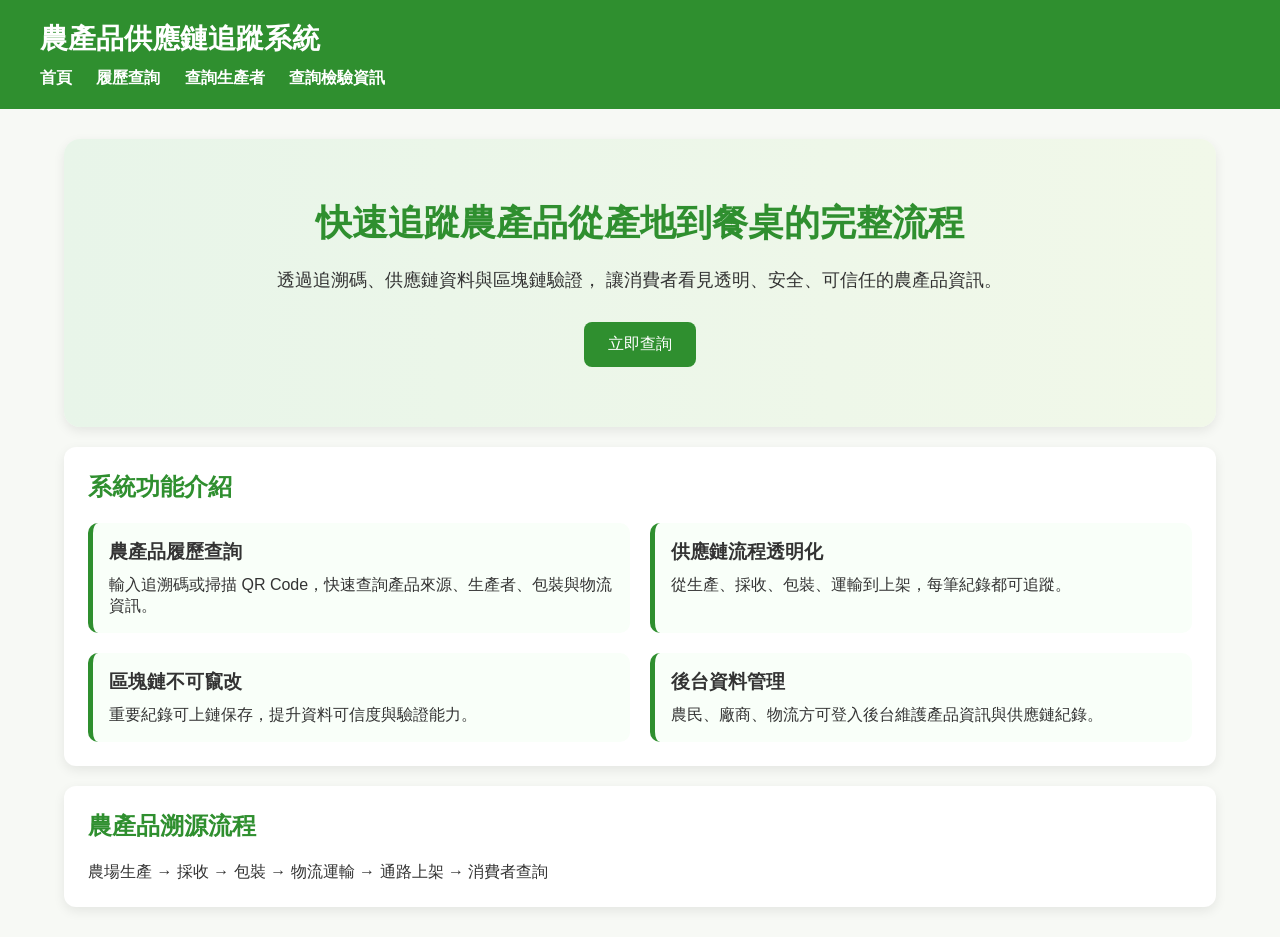
<file: agri_trace_system/index.html>
<!DOCTYPE html>
<html lang="zh-Hant">
<head>
  <!-- 設定網頁編碼為 UTF-8，避免中文亂碼 -->
  <meta charset="UTF-8">

  <!-- 讓網頁在手機或平板上也能正常顯示 -->
  <meta name="viewport" content="width=device-width, initial-scale=1.0">

  <!-- 網頁分頁標題 -->
  <title>農產品供應鏈追蹤系統 - 首頁</title>

  <!-- 連接外部 CSS 樣式檔 -->
  <link rel="stylesheet" href="css/style.css">
</head>
<body>

  <!-- 頁首區域：顯示系統名稱與導覽列 -->
  <header>
    <h1>農產品供應鏈追蹤系統</h1>

    <!-- 導覽列：可切換到不同頁面 -->
    <nav>
      <a href="index.html">首頁</a>
      <a href="search.html">履歷查詢</a>
      <a href="producer.html">查詢生產者</a>
      <a href="inspection.html">查詢檢驗資訊</a>
    </nav>
  </header>

  <!-- 主要內容容器 -->
  <div class="container">

    <!-- 首頁主視覺區塊 -->
    <section class="hero card">
      <h2>快速追蹤農產品從產地到餐桌的完整流程</h2>
      <p>
        透過追溯碼、供應鏈資料與區塊鏈驗證，
        讓消費者看見透明、安全、可信任的農產品資訊。
      </p>

      <!-- 按下按鈕後跳轉到查詢頁 -->
      <button onclick="location.href='search.html'">立即查詢</button>
    </section>

    <!-- 系統功能介紹區 -->
    <section class="card">
      <h2>系統功能介紹</h2>

      <!-- 使用兩欄排版呈現功能 -->
      <div class="grid-2">

        <!-- 功能區塊 1 -->
        <div class="feature-box">
          <h3>農產品履歷查詢</h3>
          <p>輸入追溯碼或掃描 QR Code，快速查詢產品來源、生產者、包裝與物流資訊。</p>
        </div>

        <!-- 功能區塊 2 -->
        <div class="feature-box">
          <h3>供應鏈流程透明化</h3>
          <p>從生產、採收、包裝、運輸到上架，每筆紀錄都可追蹤。</p>
        </div>

        <!-- 功能區塊 3 -->
        <div class="feature-box">
          <h3>區塊鏈不可竄改</h3>
          <p>重要紀錄可上鏈保存，提升資料可信度與驗證能力。</p>
        </div>

        <!-- 功能區塊 4 -->
        <div class="feature-box">
          <h3>後台資料管理</h3>
          <p>農民、廠商、物流方可登入後台維護產品資訊與供應鏈紀錄。</p>
        </div>

      </div>
    </section>

    <!-- 農產品溯源流程說明 -->
    <section class="card">
      <h2>農產品溯源流程</h2>
      <p>農場生產 → 採收 → 包裝 → 物流運輸 → 通路上架 → 消費者查詢</p>
    </section>

  </div>
</body>
</html>
</file>
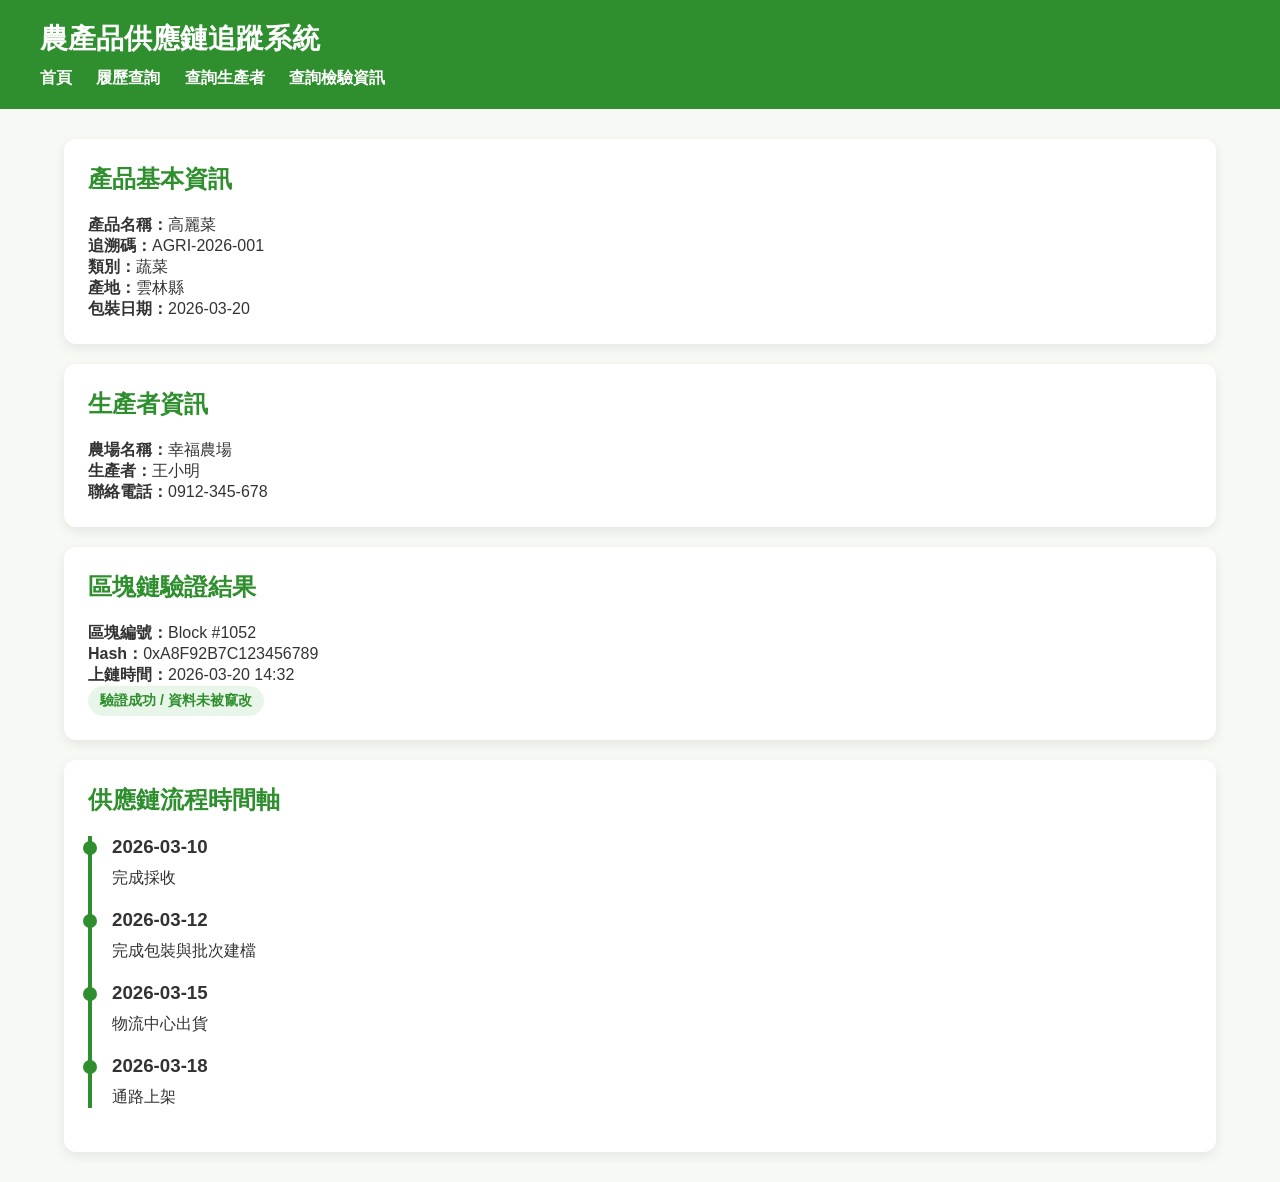
<file: agri_trace_system/detail.html>
<!DOCTYPE html>
<html lang="zh-Hant">
<head>
  <!-- 字元編碼設定 -->
  <meta charset="UTF-8">

  <!-- 響應式顯示設定 -->
  <meta name="viewport" content="width=device-width, initial-scale=1.0">

  <!-- 頁面標題 -->
  <title>農產品詳細資訊</title>

  <!-- 載入共用樣式 -->
  <link rel="stylesheet" href="css/style.css">
</head>
<body>

  <!-- 頁首與導覽 -->
  <header>
    <h1>農產品供應鏈追蹤系統</h1>
    <nav>
      <a href="index.html">首頁</a>
      <a href="search.html">履歷查詢</a>
      <a href="producer.html">查詢生產者</a>
      <a href="inspection.html">查詢檢驗資訊</a>
    </nav>
  </header>

  <!-- 主要內容區 -->
  <div class="container">

    <!-- 產品基本資訊 -->
    <div class="card">
      <h2>產品基本資訊</h2>
      <p><strong>產品名稱：</strong>高麗菜</p>
      <p><strong>追溯碼：</strong>AGRI-2026-001</p>
      <p><strong>類別：</strong>蔬菜</p>
      <p><strong>產地：</strong>雲林縣</p>
      <p><strong>包裝日期：</strong>2026-03-20</p>
    </div>

    <!-- 生產者資訊 -->
    <div class="card">
      <h2>生產者資訊</h2>
      <p><strong>農場名稱：</strong>幸福農場</p>
      <p><strong>生產者：</strong>王小明</p>
      <p><strong>聯絡電話：</strong>0912-345-678</p>
    </div>

    <!-- 區塊鏈驗證資訊 -->
    <div class="card">
      <h2>區塊鏈驗證結果</h2>
      <p><strong>區塊編號：</strong>Block #1052</p>
      <p><strong>Hash：</strong>0xA8F92B7C123456789</p>
      <p><strong>上鏈時間：</strong>2026-03-20 14:32</p>
      <p><span class="badge">驗證成功 / 資料未被竄改</span></p>
    </div>

    <!-- 供應鏈流程時間軸 -->
    <div class="card">
      <h2>供應鏈流程時間軸</h2>
      <div class="timeline">

        <!-- 時間軸項目 1 -->
        <div class="timeline-item">
          <h3>2026-03-10</h3>
          <p>完成採收</p>
        </div>

        <!-- 時間軸項目 2 -->
        <div class="timeline-item">
          <h3>2026-03-12</h3>
          <p>完成包裝與批次建檔</p>
        </div>

        <!-- 時間軸項目 3 -->
        <div class="timeline-item">
          <h3>2026-03-15</h3>
          <p>物流中心出貨</p>
        </div>

        <!-- 時間軸項目 4 -->
        <div class="timeline-item">
          <h3>2026-03-18</h3>
          <p>通路上架</p>
        </div>

      </div>
    </div>

  </div>
</body>
</html>
</file>
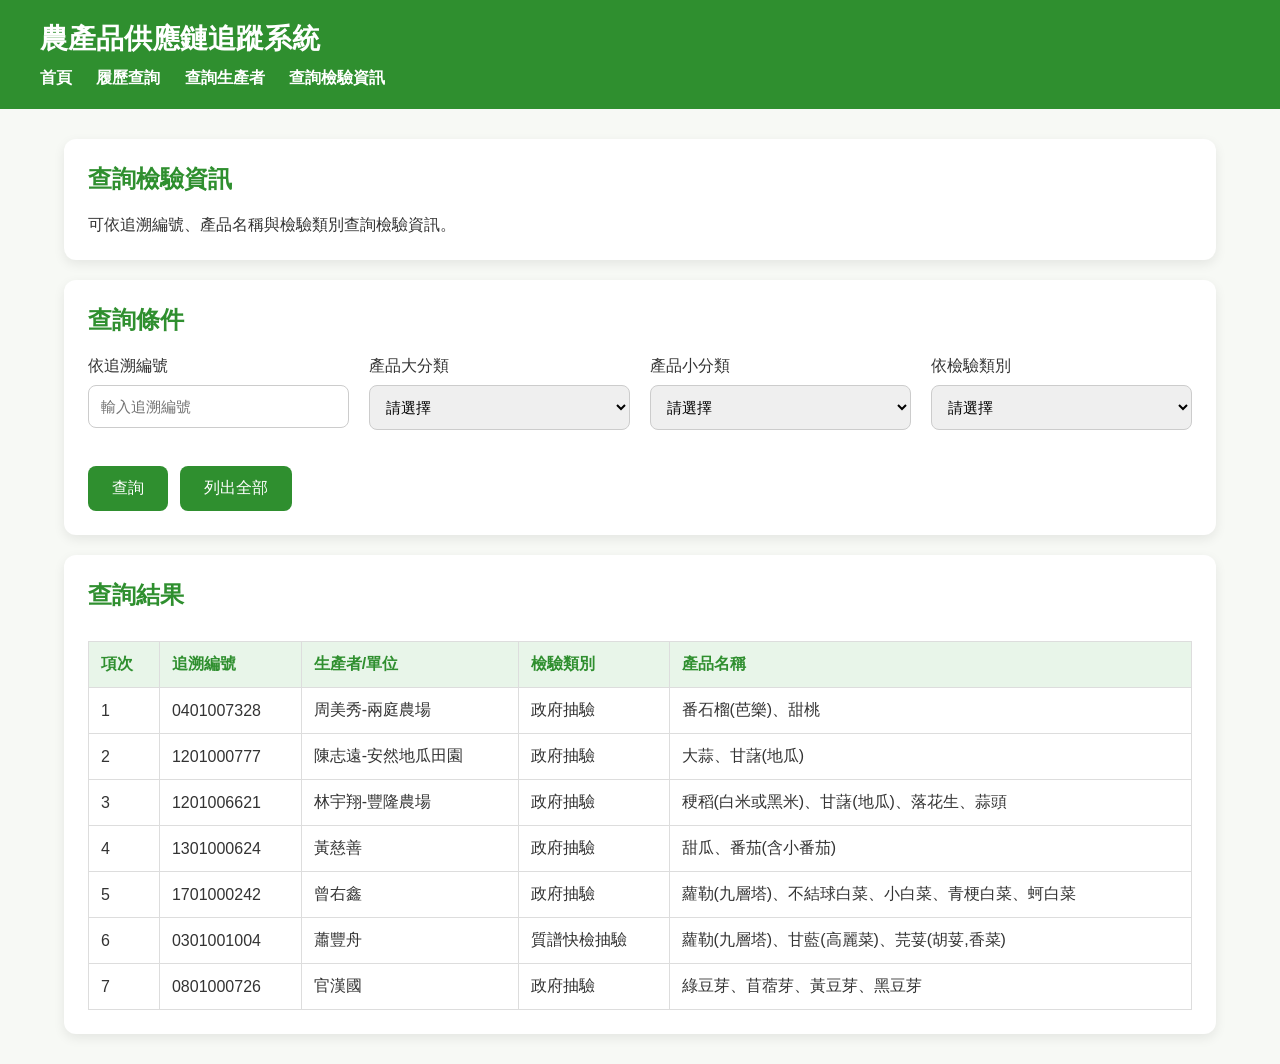
<file: agri_trace_system/inspection.html>
<!DOCTYPE html>
<html lang="zh-Hant">
<head>
  <!-- 設定字元編碼，避免中文亂碼 -->
  <meta charset="UTF-8">

  <!-- 響應式設計設定，讓手機也能正常顯示 -->
  <meta name="viewport" content="width=device-width, initial-scale=1.0">

  <!-- 分頁標題 -->
  <title>查詢檢驗資訊</title>

  <!-- 載入共用 CSS 樣式 -->
  <link rel="stylesheet" href="css/style.css">
</head>
<body>

  <!-- 頁首區域 -->
  <header>
    <h1>農產品供應鏈追蹤系統</h1>

    <!-- 導覽列 -->
    <nav>
      <a href="index.html">首頁</a>
      <a href="search.html">履歷查詢</a>
      <a href="producer.html">查詢生產者</a>
      <a href="inspection.html">查詢檢驗資訊</a>
    </nav>
  </header>

  <!-- 主要內容容器 -->
  <div class="container">

    <!-- 頁面說明區塊 -->
    <div class="card">
      <h2>查詢檢驗資訊</h2>
      <p>可依追溯編號、產品名稱與檢驗類別查詢檢驗資訊。</p>
    </div>

    <!-- 查詢條件區塊 -->
    <div class="card">
      <h2>查詢條件</h2>

      <!-- 四欄排版 -->
      <div class="grid-4">
        <div>
          <label>依追溯編號</label>
          <input type="text" id="inspectionTraceNumber" placeholder="輸入追溯編號">
        </div>

        <div>
          <label>產品大分類</label>
          <select id="inspectionCategoryMain">
            <option value="">請選擇</option>
            <option value="水果">水果</option>
            <option value="蔬菜">蔬菜</option>
            <option value="糧食">糧食</option>
          </select>
        </div>

        <div>
          <label>產品小分類</label>
          <select id="inspectionCategorySub">
            <option value="">請選擇</option>
            <option value="番石榴">番石榴</option>
            <option value="甜桃">甜桃</option>
            <option value="大蒜">大蒜</option>
            <option value="甘藷">甘藷</option>
            <option value="香蕉">香蕉</option>
            <option value="檸檬">檸檬</option>
          </select>
        </div>

        <div>
          <label>依檢驗類別</label>
          <select id="inspectionType">
            <option value="">請選擇</option>
            <option value="政府抽驗">政府抽驗</option>
            <option value="質譜快檢抽驗">質譜快檢抽驗</option>
          </select>
        </div>
      </div>

      <!-- 按鈕區 -->
      <div class="button-row">
        <button onclick="searchInspection()">查詢</button>
        <button onclick="showAllInspection()">列出全部</button>
      </div>
    </div>

    <!-- 查詢結果區 -->
    <div class="card">
      <h2>查詢結果</h2>

      <div class="table-wrapper">
        <table class="result-table">
          <thead>
            <tr>
              <th>項次</th>
              <th>追溯編號</th>
              <th>生產者/單位</th>
              <th>檢驗類別</th>
              <th>產品名稱</th>
            </tr>
          </thead>
          <tbody id="inspectionResultBody">
            <tr>
              <td colspan="5">尚未查詢資料</td>
            </tr>
          </tbody>
        </table>
      </div>
    </div>

  </div>

  <!-- 載入檢驗資訊查詢的 JavaScript -->
  <script src="js/inspection.js"></script>
</body>
</html>
</file>
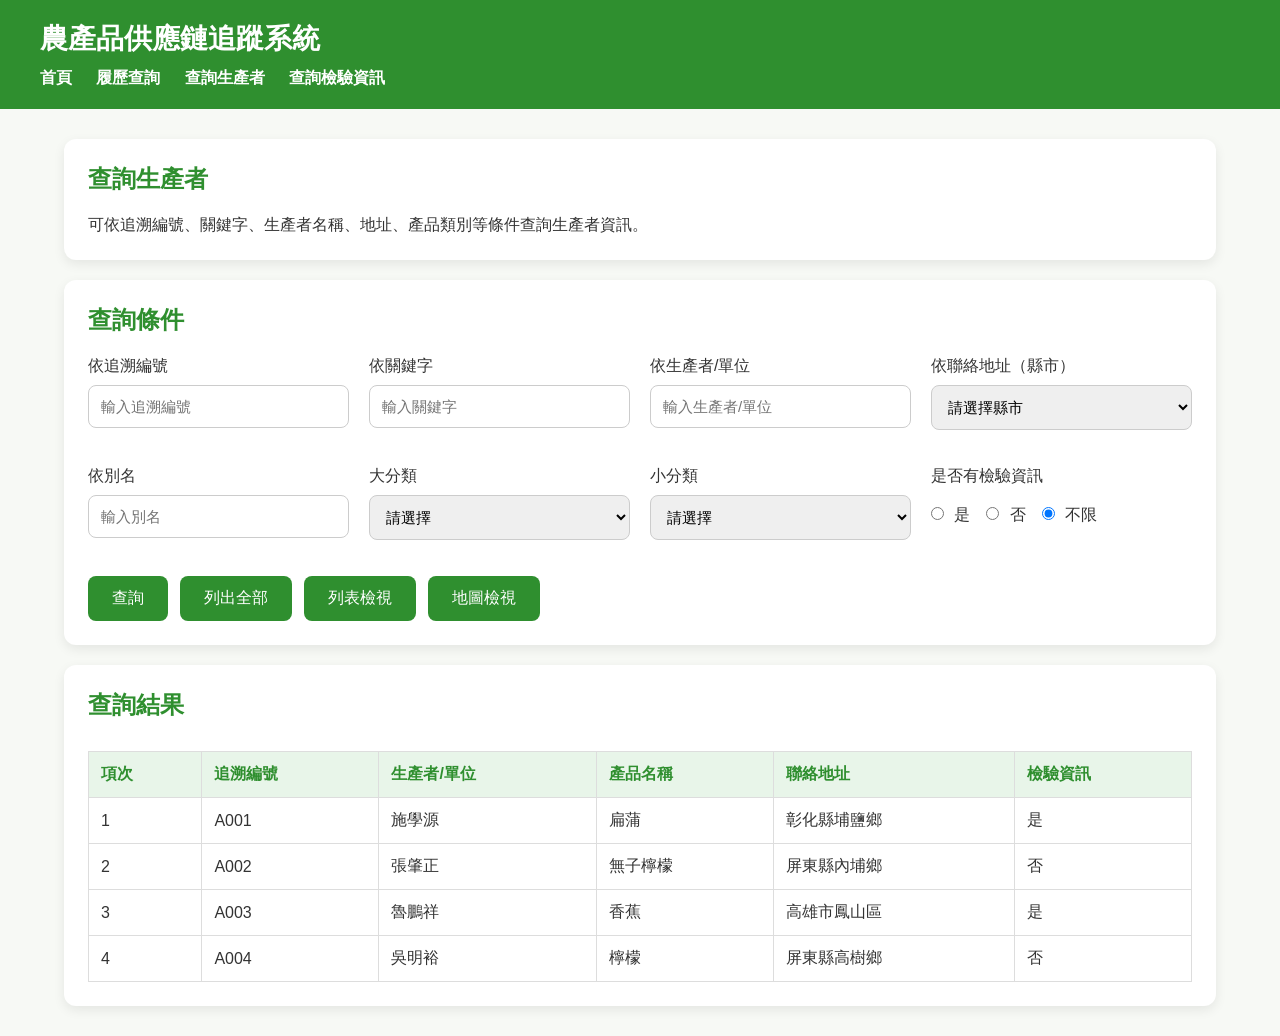
<file: agri_trace_system/producer.html>
<!DOCTYPE html>
<html lang="zh-Hant">
<head>
  <!-- 設定字元編碼，避免中文亂碼 -->
  <meta charset="UTF-8">

  <!-- 響應式網頁設定，讓手機也能正常顯示 -->
  <meta name="viewport" content="width=device-width, initial-scale=1.0">

  <!-- 頁面標題 -->
  <title>查詢生產者</title>

  <!-- 載入共用 CSS 樣式 -->
  <link rel="stylesheet" href="css/style.css">
</head>
<body>

  <!-- 頁首區域 -->
  <header>
    <h1>農產品供應鏈追蹤系統</h1>

    <!-- 導覽列 -->
    <nav>
      <a href="index.html">首頁</a>
      <a href="search.html">履歷查詢</a>
      <a href="producer.html">查詢生產者</a>
      <a href="inspection.html">查詢檢驗資訊</a>
    </nav>
  </header>

  <!-- 主要內容容器 -->
  <div class="container">

    <!-- 頁面標題區 -->
    <div class="card">
      <h2>查詢生產者</h2>
      <p>可依追溯編號、關鍵字、生產者名稱、地址、產品類別等條件查詢生產者資訊。</p>
    </div>

    <!-- 查詢條件區塊 -->
    <div class="card">
      <h2>查詢條件</h2>

      <!-- 第一列查詢欄位 -->
      <div class="grid-4">
        <div>
          <label>依追溯編號</label>
          <input type="text" id="traceNumber" placeholder="輸入追溯編號">
        </div>

        <div>
          <label>依關鍵字</label>
          <input type="text" id="keyword" placeholder="輸入關鍵字">
        </div>

        <div>
          <label>依生產者/單位</label>
          <input type="text" id="producerName" placeholder="輸入生產者/單位">
        </div>

        <div>
          <label>依聯絡地址（縣市）</label>
          <select id="cityFilter">
            <option value="">請選擇縣市</option>
            <option value="彰化縣">彰化縣</option>
            <option value="屏東縣">屏東縣</option>
            <option value="高雄市">高雄市</option>
            <option value="雲林縣">雲林縣</option>
            <option value="台南市">台南市</option>
          </select>
        </div>
      </div>

      <!-- 第二列查詢欄位 -->
      <div class="grid-4">
        <div>
          <label>依別名</label>
          <input type="text" id="alias" placeholder="輸入別名">
        </div>

        <div>
          <label>大分類</label>
          <select id="categoryMain">
            <option value="">請選擇</option>
            <option value="水果">水果</option>
            <option value="蔬菜">蔬菜</option>
            <option value="糧食">糧食</option>
          </select>
        </div>

        <div>
          <label>小分類</label>
          <select id="categorySub">
            <option value="">請選擇</option>
            <option value="香蕉">香蕉</option>
            <option value="檸檬">檸檬</option>
            <option value="扁蒲">扁蒲</option>
            <option value="無子檸檬">無子檸檬</option>
          </select>
        </div>

        <div>
          <label>是否有檢驗資訊</label>
          <div class="radio-group">
            <label><input type="radio" name="hasInspection" value="yes"> 是</label>
            <label><input type="radio" name="hasInspection" value="no"> 否</label>
            <label><input type="radio" name="hasInspection" value="" checked> 不限</label>
          </div>
        </div>
      </div>

      <!-- 按鈕區 -->
      <div class="button-row">
        <button onclick="searchProducer()">查詢</button>
        <button onclick="showAllProducers()">列出全部</button>
        <button onclick="switchToListView()">列表檢視</button>
        <button onclick="switchToMapView()">地圖檢視</button>
      </div>
    </div>

    <!-- 查詢結果區 -->
    <div class="card">
      <h2>查詢結果</h2>

      <!-- 結果表格 -->
      <div class="table-wrapper">
        <table class="result-table">
          <thead>
            <tr>
              <th>項次</th>
              <th>追溯編號</th>
              <th>生產者/單位</th>
              <th>產品名稱</th>
              <th>聯絡地址</th>
              <th>檢驗資訊</th>
            </tr>
          </thead>
          <tbody id="producerResultBody">
            <tr>
              <td colspan="6">尚未查詢資料</td>
            </tr>
          </tbody>
        </table>
      </div>
    </div>

  </div>

  <!-- 載入查詢生產者功能的 JS -->
  <script src="js/producer.js"></script>
</body>
</html>
</file>
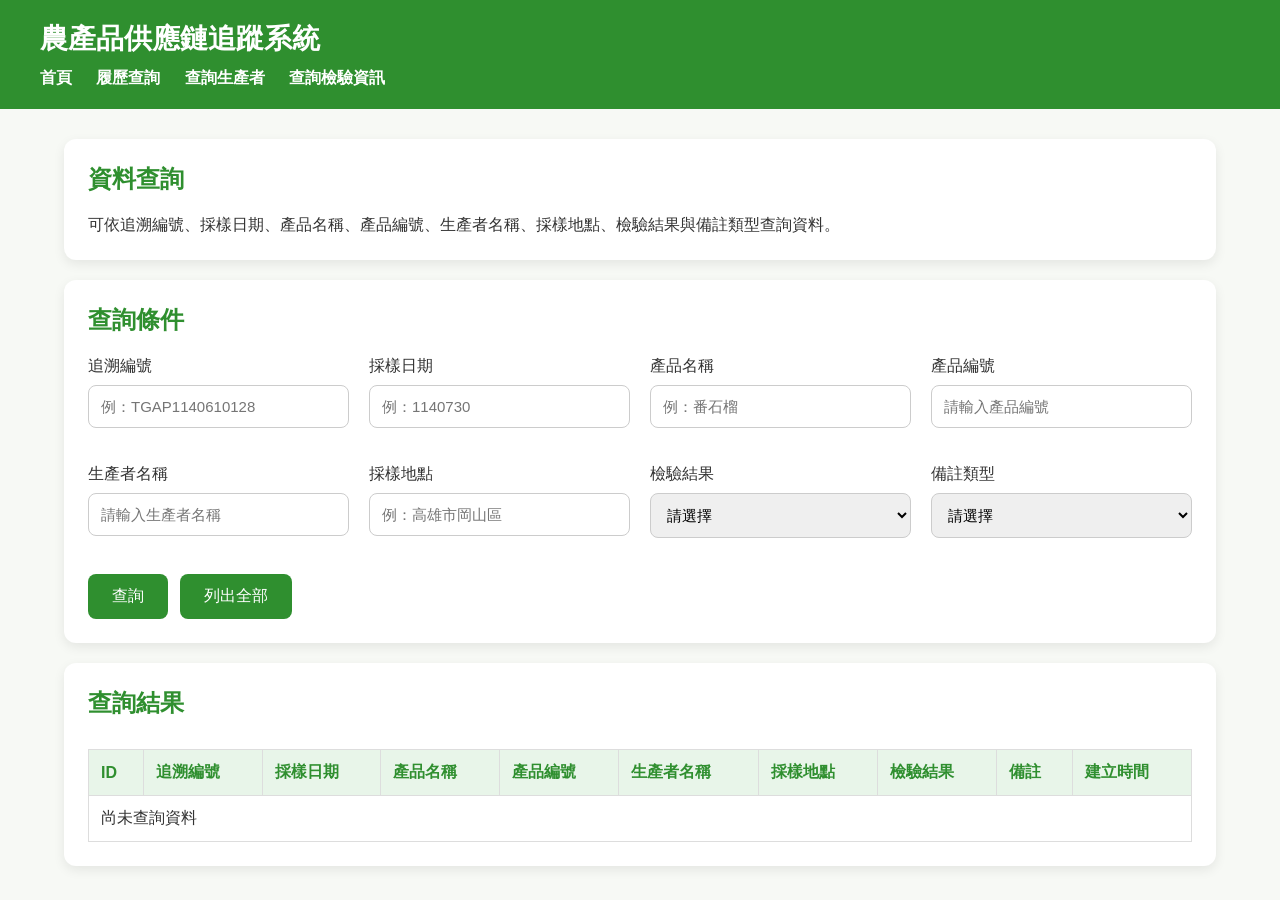
<file: agri_trace_system/search.html>
<!DOCTYPE html>
<html lang="zh-Hant">
<head>
  <!-- 設定字元編碼，避免中文亂碼 -->
  <meta charset="UTF-8">

  <!-- 響應式設定 -->
  <meta name="viewport" content="width=device-width, initial-scale=1.0">

  <!-- 分頁標題 -->
  <title>資料查詢</title>

  <!-- 載入共用樣式 -->
  <link rel="stylesheet" href="css/style.css">
</head>
<body>

  <!-- 頁首 -->
  <header>
    <h1>農產品供應鏈追蹤系統</h1>

    <!-- 導覽列 -->
    <nav>
      <a href="index.html">首頁</a>
      <a href="search.html">履歷查詢</a>
      <a href="producer.html">查詢生產者</a>
      <a href="inspection.html">查詢檢驗資訊</a>
    </nav>
  </header>

  <!-- 主要內容 -->
  <div class="container">

    <!-- 頁面說明 -->
    <div class="card">
      <h2>資料查詢</h2>
      <p>可依追溯編號、採樣日期、產品名稱、產品編號、生產者名稱、採樣地點、檢驗結果與備註類型查詢資料。</p>
    </div>

    <!-- 查詢條件區 -->
    <div class="card">
      <h2>查詢條件</h2>

      <!-- 第一列查詢條件 -->
      <div class="grid-4">

        <!-- 追溯編號 -->
        <div>
          <label for="number">追溯編號</label>
          <input type="text" id="number" placeholder="例：TGAP1140610128">
        </div>

        <!-- 採樣日期 -->
        <div>
          <label for="samplingDate">採樣日期</label>
          <input type="text" id="samplingDate" placeholder="例：1140730">
        </div>

        <!-- 產品名稱 -->
        <div>
          <label for="productName">產品名稱</label>
          <input type="text" id="productName" placeholder="例：番石榴">
        </div>

        <!-- 產品編號 -->
        <div>
          <label for="productId">產品編號</label>
          <input type="text" id="productId" placeholder="請輸入產品編號">
        </div>

      </div>

      <!-- 第二列查詢條件 -->
      <div class="grid-4">

        <!-- 生產者名稱 -->
        <div>
          <label for="producerName">生產者名稱</label>
          <input type="text" id="producerName" placeholder="請輸入生產者名稱">
        </div>

        <!-- 採樣地點 -->
        <div>
          <label for="samplingLocation">採樣地點</label>
          <input type="text" id="samplingLocation" placeholder="例：高雄市岡山區">
        </div>

        <!-- 檢驗結果 -->
        <div>
          <label for="inspectResult">檢驗結果</label>
          <select id="inspectResult">
            <option value="">請選擇</option>
            <option value="合格">合格</option>
            <option value="不合格">不合格</option>
          </select>
        </div>

        <!-- 備註類型 -->
        <div>
          <label for="note">備註類型</label>
          <select id="note">
            <option value="">請選擇</option>
            <option value="僅標示">僅標示</option>
            <option value="農藥殘留">農藥殘留</option>
            <option value="重金屬">重金屬</option>
          </select>
        </div>

      </div>

      <!-- 按鈕區 -->
      <div class="button-row">
        <button onclick="searchData()">查詢</button>
        <button onclick="showAllData()">列出全部</button>
      </div>
    </div>

    <!-- 查詢結果區 -->
    <div class="card">
      <h2>查詢結果</h2>

      <div class="table-wrapper">
        <table class="result-table">
          <thead>
            <tr>
              <th>ID</th>
              <th>追溯編號</th>
              <th>採樣日期</th>
              <th>產品名稱</th>
              <th>產品編號</th>
              <th>生產者名稱</th>
              <th>採樣地點</th>
              <th>檢驗結果</th>
              <th>備註</th>
              <th>建立時間</th>
            </tr>
          </thead>
          <tbody id="searchResultBody">
            <tr>
              <td colspan="10">尚未查詢資料</td>
            </tr>
          </tbody>
        </table>
      </div>
    </div>

  </div>

  <!-- 載入查詢功能 JS -->
  <script src="js/search.js"></script>
</body>
</html>
</file>
<file: agri_trace_system/css/style.css>
/* 
  將所有元素的外距與內距歸零，
  並設定 box-sizing 為 border-box，
  方便控制版面大小
*/
* {
  margin: 0;
  padding: 0;
  box-sizing: border-box;
  font-family: "Microsoft JhengHei", sans-serif;
}

/* 設定整體頁面背景色與字體顏色 */
body {
  background-color: #f7f9f5;
  color: #333;
}

/* 頁首樣式 */
header {
  background-color: #2f8f2f;
  color: white;
  padding: 20px 40px;
}

/* 頁首標題字體大小 */
header h1 {
  font-size: 28px;
}

/* 導覽列與標題的距離 */
nav {
  margin-top: 10px;
}

/* 導覽列連結樣式 */
nav a {
  color: white;
  text-decoration: none;
  margin-right: 20px;
  font-weight: bold;
}

/* 主要內容容器 */
.container {
  width: 90%;
  max-width: 1200px;
  margin: 30px auto;
}

/* 卡片樣式：白底、圓角、陰影 */
.card {
  background: white;
  border-radius: 12px;
  padding: 24px;
  box-shadow: 0 4px 12px rgba(0,0,0,0.08);
  margin-bottom: 20px;
}

/* 二級標題樣式 */
h2 {
  margin-bottom: 20px;
  color: #2f8f2f;
}

/* 三級標題樣式 */
h3 {
  margin-bottom: 10px;
}

/* 按鈕基本樣式 */
button {
  background-color: #2f8f2f;
  color: white;
  border: none;
  padding: 12px 24px;
  border-radius: 8px;
  cursor: pointer;
  font-size: 16px;
}

/* 滑鼠移到按鈕上時的顏色 */
button:hover {
  background-color: #267326;
}

/* 表單元件樣式：輸入框、下拉選單、文字區域 */
input, select, textarea {
  width: 100%;
  padding: 12px;
  border: 1px solid #ccc;
  border-radius: 8px;
  margin-top: 8px;
  margin-bottom: 16px;
  font-size: 15px;
}

/* 兩欄排版 */
.grid-2 {
  display: grid;
  grid-template-columns: 1fr 1fr;
  gap: 20px;
}

/* 三欄排版 */
.grid-3 {
  display: grid;
  grid-template-columns: 1fr 1fr 1fr;
  gap: 20px;
}

/* 首頁主視覺區塊 */
.hero {
  text-align: center;
  padding: 60px 20px;
  background: linear-gradient(to right, #e8f5e9, #f1f8e9);
  border-radius: 16px;
}

/* 主視覺標題 */
.hero h2 {
  font-size: 36px;
  margin-bottom: 20px;
}

/* 主視覺文字 */
.hero p {
  font-size: 18px;
  margin-bottom: 30px;
}

/* 功能介紹方塊 */
.feature-box {
  background: #f9fff9;
  border-left: 5px solid #2f8f2f;
  padding: 16px;
  border-radius: 10px;
}

/* 查詢結果或送出結果項目 */
.result-item {
  border: 1px solid #ddd;
  padding: 16px;
  border-radius: 10px;
  margin-bottom: 12px;
}

/* 時間軸整體樣式 */
.timeline {
  border-left: 4px solid #2f8f2f;
  padding-left: 20px;
  margin-top: 20px;
}

/* 每一個時間軸項目 */
.timeline-item {
  margin-bottom: 20px;
  position: relative;
}

/* 時間軸上的圓點 */
.timeline-item::before {
  content: "";
  width: 14px;
  height: 14px;
  background: #2f8f2f;
  border-radius: 50%;
  position: absolute;
  left: -29px;
  top: 5px;
}

/* 驗證狀態標籤 */
.badge {
  display: inline-block;
  padding: 6px 12px;
  background: #e8f5e9;
  color: #2f8f2f;
  border-radius: 20px;
  font-size: 14px;
  font-weight: bold;
}
/* 四欄排版，用在查詢生產者頁 */
.grid-4 {
  display: grid;
  grid-template-columns: repeat(4, 1fr);
  gap: 20px;
  margin-bottom: 20px;
}

/* 按鈕橫向排列 */
.button-row {
  display: flex;
  gap: 12px;
  flex-wrap: wrap;
  margin-top: 10px;
}

/* 單選按鈕群組 */
.radio-group {
  display: flex;
  gap: 16px;
  align-items: center;
  margin-top: 12px;
}

/* 讓 radio 不要變成滿版寬度 */
.radio-group input[type="radio"] {
  width: auto;
  margin-right: 6px;
}

/* 表格外層，避免太寬時爆版 */
.table-wrapper {
  overflow-x: auto;
}

/* 結果表格 */
.result-table {
  width: 100%;
  border-collapse: collapse;
  margin-top: 10px;
  background-color: white;
}

/* 表格標題列與資料列 */
.result-table th,
.result-table td {
  border: 1px solid #ddd;
  padding: 12px;
  text-align: left;
}

/* 表格標題列底色 */
.result-table th {
  background-color: #e8f5e9;
  color: #2f8f2f;
}

/* 滑過資料列時的效果 */
.result-table tr:hover {
  background-color: #f9fff9;
}

/* 小螢幕時自動改成單欄排版 */
@media (max-width: 992px) {
  .grid-4 {
    grid-template-columns: 1fr 1fr;
  }
}

@media (max-width: 576px) {
  .grid-4 {
    grid-template-columns: 1fr;
  }

  .button-row {
    flex-direction: column;
  }
}
</file>
